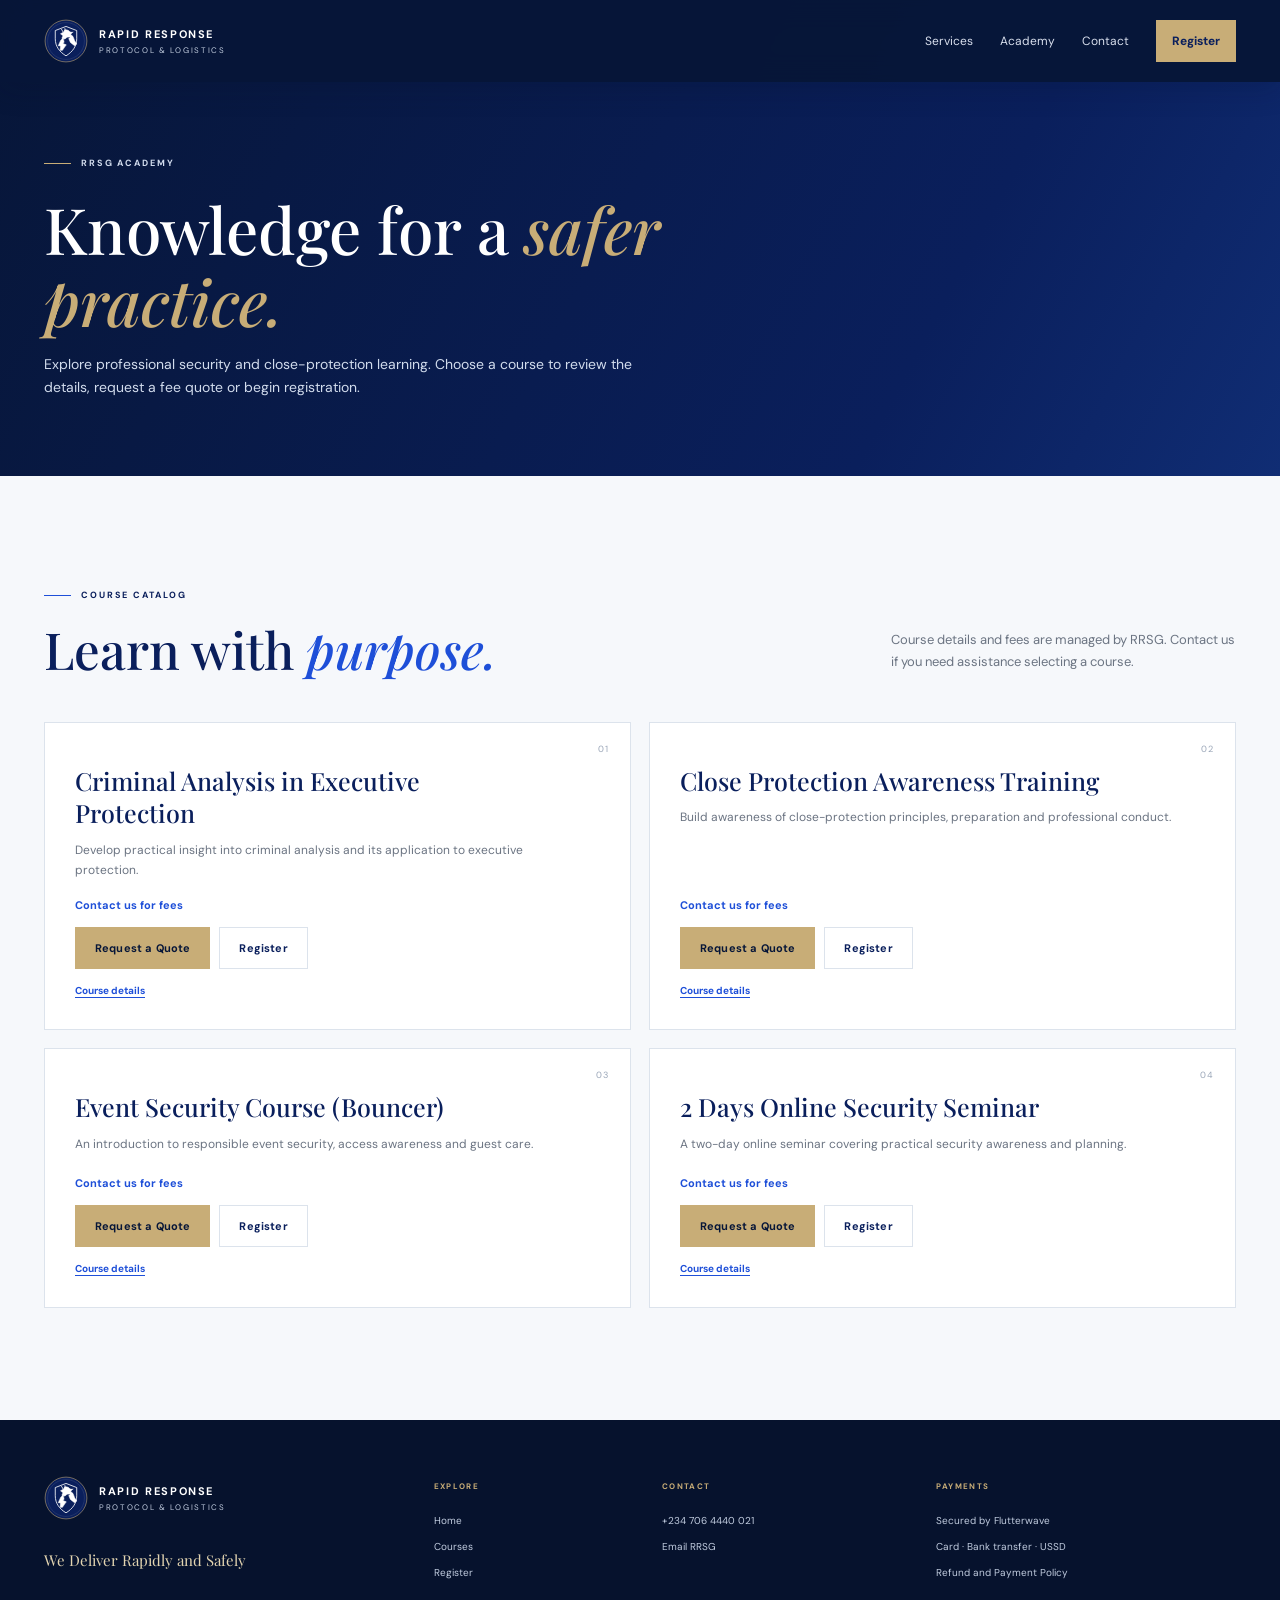
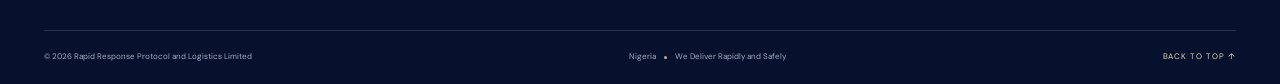
<file: academy-courses.html>
<!doctype html>
<html lang="en">
<head>
  <meta charset="utf-8">
  <meta name="viewport" content="width=device-width, initial-scale=1">
  <meta name="theme-color" content="#0a1f5c">
  <meta name="description" content="Explore security and close-protection courses from Rapid Response Protocol and Logistics Academy.">
  <title>RRSG Academy | Courses</title>
  <link rel="icon" type="image/svg+xml" href="images/logo.svg">
  <link rel="preconnect" href="https://fonts.googleapis.com">
  <link rel="preconnect" href="https://fonts.gstatic.com" crossorigin>
  <link href="https://fonts.googleapis.com/css2?family=DM+Sans:wght@400;500;600;700&family=Playfair+Display:wght@500;600;700&display=swap" rel="stylesheet">
  <link rel="stylesheet" href="css/style.css">
  <script src="js/config.js" defer></script>
  <script src="js/pricing.js" defer></script>
  <script src="js/courses.js" defer></script>
  <script src="js/payments.js" defer></script>
  <script src="js/academy.js" defer></script>
</head>
<body class="academy-page">
  <a class="skip-link" href="#main">Skip to content</a>
  <header class="site-header scrolled">
    <nav class="navbar container" aria-label="Main navigation">
      <a class="brand" href="index.html" aria-label="Rapid Response Protocol home"><img src="images/logo.svg" width="48" height="48" alt=""><span class="brand-copy"><strong>RAPID RESPONSE</strong><small>PROTOCOL &amp; LOGISTICS</small></span></a>
      <div class="nav-links academy-nav"><a href="index.html#services">Services</a><a href="academy-courses.html" aria-current="page">Academy</a><a href="index.html#contact">Contact</a><a class="nav-call" href="register.html">Register</a></div>
    </nav>
  </header>
  <main id="main">
    <section class="academy-hero">
      <div class="container">
        <p class="eyebrow"><span></span> RRSG ACADEMY</p>
        <h1>Knowledge for a <em>safer practice.</em></h1>
        <p>Explore professional security and close-protection learning. Choose a course to review the details, request a fee quote or begin registration.</p>
      </div>
    </section>
    <section class="section academy-section">
      <div class="container">
        <div class="section-heading"><div><p class="eyebrow eyebrow-blue"><span></span> COURSE CATALOG</p><h2>Learn with <em>purpose.</em></h2></div><p>Course details and fees are managed by RRSG. Contact us if you need assistance selecting a course.</p></div>
        <div class="course-grid" id="course-grid" aria-live="polite"></div>
      </div>
    </section>
  </main>
  <footer class="site-footer">
    <div class="container footer-main">
      <div class="footer-brand"><a class="brand" href="index.html"><img src="images/logo.svg" width="48" height="48" alt=""><span class="brand-copy"><strong>RAPID RESPONSE</strong><small>PROTOCOL &amp; LOGISTICS</small></span></a><p>We Deliver Rapidly and Safely</p></div>
      <div class="footer-column"><h2>EXPLORE</h2><a href="index.html">Home</a><a href="academy-courses.html">Courses</a><a href="register.html">Register</a></div>
      <div class="footer-column"><h2>CONTACT</h2><a href="tel:+2347064440021">+234 706 4440 021</a><a href="mailto:info@rapidresponseprotocol.com">Email RRSG</a></div>
      <div class="footer-column"><h2>PAYMENTS</h2><span>Secured by Flutterwave</span><span>Card · Bank transfer · USSD</span><a href="payment-policy.html">Refund and Payment Policy</a></div>
    </div>
    <div class="container footer-bottom"><span>© 2026 Rapid Response Protocol and Logistics Limited</span><span>Nigeria <i></i> We Deliver Rapidly and Safely</span><a href="#main">BACK TO TOP ↑</a></div>
  </footer>
  <dialog class="payment-dialog course-detail-dialog" id="course-detail" aria-labelledby="detail-title">
    <div class="payment-dialog-panel">
      <button class="payment-close" type="button" aria-label="Close course details">×</button>
      <p class="payment-eyebrow">RRSG ACADEMY · COURSE OVERVIEW</p>
      <h2 id="detail-title" data-course-title></h2>
      <p data-course-description></p>
      <p class="item-price" data-item-price></p>
      <div class="course-actions"><button class="button button-gold" type="button" data-pay-item>Request a Quote</button><a class="button button-outline course-register" data-course-register>Register</a></div>
    </div>
  </dialog>
</body>
</html>
</file>
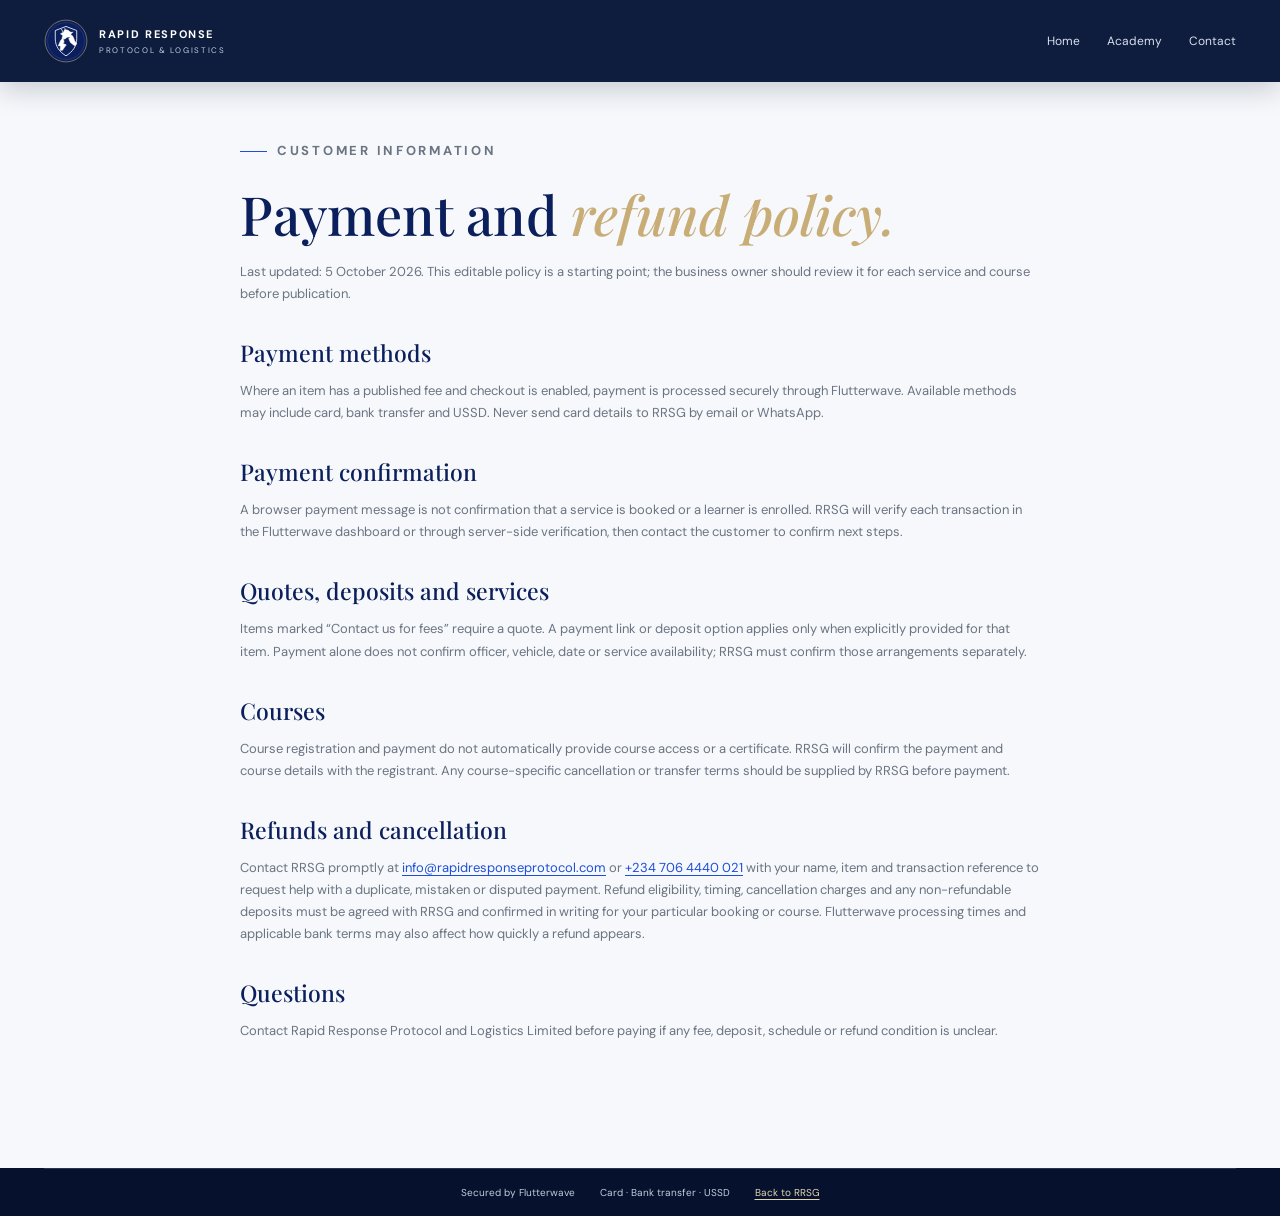
<file: payment-policy.html>
<!doctype html>
<html lang="en">
<head>
  <meta charset="utf-8">
  <meta name="viewport" content="width=device-width, initial-scale=1">
  <meta name="theme-color" content="#0a1f5c">
  <meta name="description" content="Payment and refund policy for Rapid Response Protocol and Logistics Limited.">
  <title>Payment and Refund Policy | RRSG</title>
  <link rel="icon" type="image/svg+xml" href="images/logo.svg">
  <link rel="preconnect" href="https://fonts.googleapis.com">
  <link rel="preconnect" href="https://fonts.gstatic.com" crossorigin>
  <link href="https://fonts.googleapis.com/css2?family=DM+Sans:wght@400;500;600;700&family=Playfair+Display:wght@500;600;700&display=swap" rel="stylesheet">
  <link rel="stylesheet" href="css/style.css">
</head>
<body class="academy-page">
  <header class="site-header scrolled"><nav class="navbar container" aria-label="Main navigation"><a class="brand" href="index.html"><img src="images/logo.svg" width="48" height="48" alt=""><span class="brand-copy"><strong>RAPID RESPONSE</strong><small>PROTOCOL &amp; LOGISTICS</small></span></a><div class="nav-links academy-nav"><a href="index.html">Home</a><a href="academy-courses.html">Academy</a><a href="index.html#contact">Contact</a></div></nav></header>
  <main id="main" class="section policy-main">
    <div class="container policy-copy">
      <p class="eyebrow eyebrow-blue"><span></span> CUSTOMER INFORMATION</p>
      <h1>Payment and <em>refund policy.</em></h1>
      <p>Last updated: 5 October 2026. This editable policy is a starting point; the business owner should review it for each service and course before publication.</p>
      <h2>Payment methods</h2>
      <p>Where an item has a published fee and checkout is enabled, payment is processed securely through Flutterwave. Available methods may include card, bank transfer and USSD. Never send card details to RRSG by email or WhatsApp.</p>
      <h2>Payment confirmation</h2>
      <p>A browser payment message is not confirmation that a service is booked or a learner is enrolled. RRSG will verify each transaction in the Flutterwave dashboard or through server-side verification, then contact the customer to confirm next steps.</p>
      <h2>Quotes, deposits and services</h2>
      <p>Items marked “Contact us for fees” require a quote. A payment link or deposit option applies only when explicitly provided for that item. Payment alone does not confirm officer, vehicle, date or service availability; RRSG must confirm those arrangements separately.</p>
      <h2>Courses</h2>
      <p>Course registration and payment do not automatically provide course access or a certificate. RRSG will confirm the payment and course details with the registrant. Any course-specific cancellation or transfer terms should be supplied by RRSG before payment.</p>
      <h2>Refunds and cancellation</h2>
      <p>Contact RRSG promptly at <a href="mailto:info@rapidresponseprotocol.com">info@rapidresponseprotocol.com</a> or <a href="tel:+2347064440021">+234 706 4440 021</a> with your name, item and transaction reference to request help with a duplicate, mistaken or disputed payment. Refund eligibility, timing, cancellation charges and any non-refundable deposits must be agreed with RRSG and confirmed in writing for your particular booking or course. Flutterwave processing times and applicable bank terms may also affect how quickly a refund appears.</p>
      <h2>Questions</h2>
      <p>Contact Rapid Response Protocol and Logistics Limited before paying if any fee, deposit, schedule or refund condition is unclear.</p>
    </div>
  </main>
  <footer class="site-footer"><div class="container payment-footer"><span>Secured by Flutterwave</span><span>Card · Bank transfer · USSD</span><a href="index.html">Back to RRSG</a></div></footer>
</body>
</html>
</file>
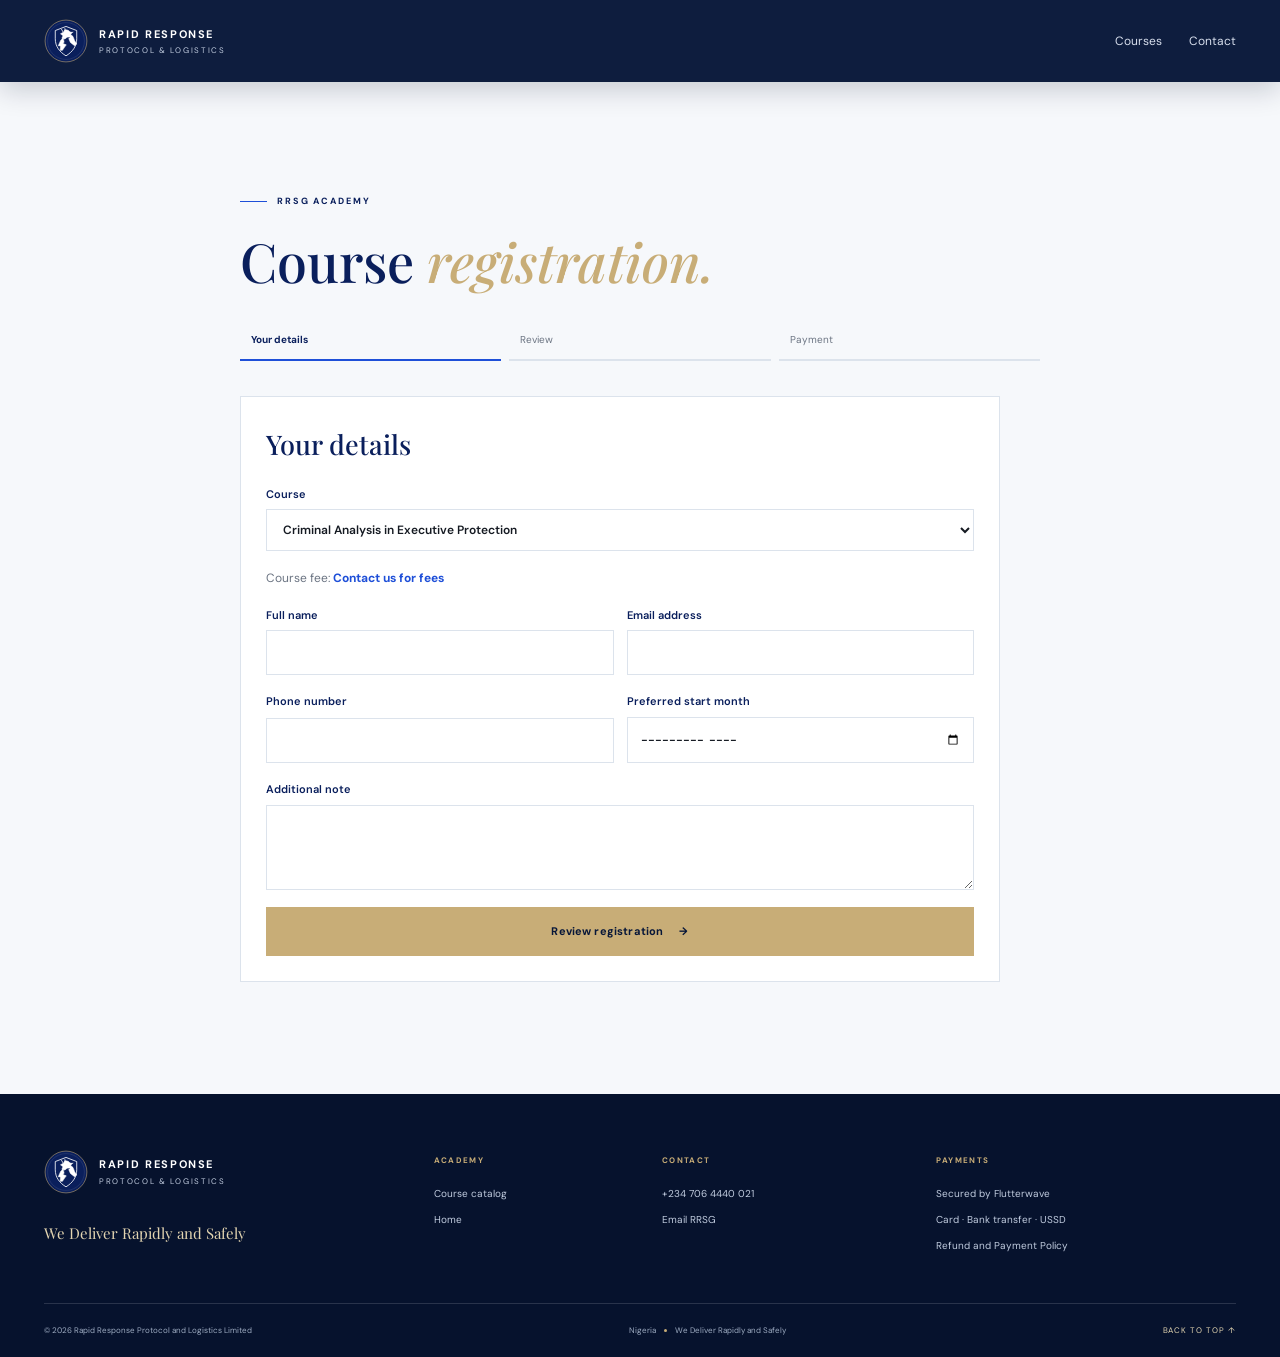
<file: register.html>
<!doctype html>
<html lang="en">
<head>
  <meta charset="utf-8">
  <meta name="viewport" content="width=device-width, initial-scale=1">
  <meta name="theme-color" content="#0a1f5c">
  <meta name="description" content="Register for a Rapid Response Protocol and Logistics Academy course.">
  <title>Course Registration | RRSG Academy</title>
  <link rel="icon" type="image/svg+xml" href="images/logo.svg">
  <link rel="preconnect" href="https://fonts.googleapis.com">
  <link rel="preconnect" href="https://fonts.gstatic.com" crossorigin>
  <link href="https://fonts.googleapis.com/css2?family=DM+Sans:wght@400;500;600;700&family=Playfair+Display:wght@500;600;700&display=swap" rel="stylesheet">
  <link rel="stylesheet" href="css/style.css">
  <script src="js/config.js" defer></script>
  <script src="js/pricing.js" defer></script>
  <script src="js/courses.js" defer></script>
  <script src="js/payments.js" defer></script>
  <script src="js/register.js" defer></script>
</head>
<body class="academy-page">
  <a class="skip-link" href="#main">Skip to content</a>
  <header class="site-header scrolled">
    <nav class="navbar container" aria-label="Main navigation">
      <a class="brand" href="index.html"><img src="images/logo.svg" width="48" height="48" alt=""><span class="brand-copy"><strong>RAPID RESPONSE</strong><small>PROTOCOL &amp; LOGISTICS</small></span></a>
      <div class="nav-links academy-nav"><a href="academy-courses.html">Courses</a><a href="index.html#contact">Contact</a></div>
    </nav>
  </header>
  <main id="main" class="register-main">
    <section class="section register-section">
      <div class="container register-container">
        <p class="eyebrow eyebrow-blue"><span></span> RRSG ACADEMY</p>
        <h1>Course <em>registration.</em></h1>
        <ol class="registration-steps" aria-label="Registration steps"><li data-step-indicator="1" aria-current="step">Your details</li><li data-step-indicator="2">Review</li><li data-step-indicator="3">Payment</li></ol>
        <form id="registration-form" class="registration-form">
          <section class="registration-step" data-step="1" aria-labelledby="details-heading">
            <h2 id="details-heading">Your details</h2>
            <label>Course<select name="course" id="registration-course" required></select></label>
            <p class="registration-fee">Course fee: <strong data-registration-fee>Contact us for fees</strong></p>
            <div class="form-row"><label>Full name<input name="name" autocomplete="name" required minlength="2" maxlength="100"></label><label>Email address<input name="email" type="email" autocomplete="email" required maxlength="150"></label></div>
            <div class="form-row"><label>Phone number<input name="phone" type="tel" autocomplete="tel" required pattern="\+?[0-9 ]{7,}" maxlength="30"></label><label>Preferred start month<input name="startMonth" type="month"></label></div>
            <label>Additional note<textarea name="note" rows="3" maxlength="500"></textarea></label>
            <button class="button button-gold" type="button" data-next>Review registration <span aria-hidden="true">→</span></button>
          </section>
          <section class="registration-step" data-step="2" aria-labelledby="review-heading" hidden>
            <h2 id="review-heading">Review</h2>
            <dl class="registration-review">
              <dt>Course</dt><dd data-review="course"></dd><dt>Fee</dt><dd data-review="fee"></dd>
              <dt>Name</dt><dd data-review="name"></dd><dt>Email</dt><dd data-review="email"></dd>
              <dt>Phone</dt><dd data-review="phone"></dd><dt>Preferred start month</dt><dd data-review="startMonth"></dd>
              <dt>Additional note</dt><dd data-review="note"></dd>
            </dl>
            <div class="registration-actions"><button class="button button-outline" type="button" data-back>Back</button><button class="button button-gold" type="button" data-next>Continue to payment <span aria-hidden="true">→</span></button></div>
          </section>
          <section class="registration-step" data-step="3" aria-labelledby="payment-heading" hidden>
            <h2 id="payment-heading">Payment</h2>
            <p data-payment-summary></p>
            <p class="payment-notice">Payment does not automatically grant course access. RRSG will confirm the transaction before providing course details.</p>
            <p class="registration-status" role="status" aria-live="polite"></p>
            <div class="registration-actions"><button class="button button-outline" type="button" data-back>Back to review</button><button class="button button-gold" type="button" data-registration-pay>Pay now</button><button class="button button-navy" type="button" data-pay-later>Pay later</button></div>
          </section>
        </form>
      </div>
    </section>
  </main>
  <footer class="site-footer"><div class="container footer-main"><div class="footer-brand"><a class="brand" href="index.html"><img src="images/logo.svg" width="48" height="48" alt=""><span class="brand-copy"><strong>RAPID RESPONSE</strong><small>PROTOCOL &amp; LOGISTICS</small></span></a><p>We Deliver Rapidly and Safely</p></div><div class="footer-column"><h2>ACADEMY</h2><a href="academy-courses.html">Course catalog</a><a href="index.html">Home</a></div><div class="footer-column"><h2>CONTACT</h2><a href="tel:+2347064440021">+234 706 4440 021</a><a href="mailto:info@rapidresponseprotocol.com">Email RRSG</a></div><div class="footer-column"><h2>PAYMENTS</h2><span>Secured by Flutterwave</span><span>Card · Bank transfer · USSD</span><a href="payment-policy.html">Refund and Payment Policy</a></div></div><div class="container footer-bottom"><span>© 2026 Rapid Response Protocol and Logistics Limited</span><span>Nigeria <i></i> We Deliver Rapidly and Safely</span><a href="#main">BACK TO TOP ↑</a></div></footer>
</body>
</html>
</file>
<file: css/style.css>
@import url('https://fonts.googleapis.com/css2?family=DM+Sans:wght@400;500;600;700&family=Playfair+Display:wght@500;600;700&display=swap');

:root {
  --navy: #0a1f5c;
  --navy-deep: #071638;
  --blue: #1e4fd8;
  --electric: #3b82f6;
  --contact-background: linear-gradient(120deg, #0a1f5c, #071638 74%);
  --gold: #c8ad77;
  --ink: #151a22;
  --muted: #6b7482;
  --paper: #f6f8fb;
  --line: #dce3ec;
  --white: #fff;
  --serif: 'Playfair Display', Georgia, serif;
  --sans: 'DM Sans', sans-serif;
  --container: 1192px;
}

*, *::before, *::after { box-sizing: border-box; }
html { scroll-behavior: smooth; scroll-padding-top: 82px; }
body { margin: 0; color: var(--ink); background: var(--white); font-family: var(--sans); font-size: 15px; line-height: 1.7; -webkit-font-smoothing: antialiased; }
body.menu-open { overflow: hidden; }
img { display: block; max-width: 100%; }
a { color: inherit; text-decoration: none; }
button, input, textarea, select { font: inherit; }
button, a { -webkit-tap-highlight-color: transparent; }
button:focus-visible, a:focus-visible, input:focus-visible, textarea:focus-visible, select:focus-visible { outline: 3px solid var(--electric); outline-offset: 3px; }
.container { width: min(var(--container), calc(100% - 64px)); margin-inline: auto; }
.skip-link { position: fixed; top: 8px; left: 8px; z-index: 1000; padding: 10px 16px; transform: translateY(-150%); background: white; color: var(--navy); }
.skip-link:focus { transform: none; }

.site-header { position: fixed; z-index: 20; inset: 0 0 auto; color: white; transition: background .25s, box-shadow .25s; }
.site-header.scrolled { background: rgba(7, 22, 56, .97); box-shadow: 0 8px 26px #06122a30; backdrop-filter: blur(14px); }
.navbar { height: 82px; display: flex; align-items: center; justify-content: space-between; }
.brand { display: inline-flex; align-items: center; gap: 11px; flex-shrink: 0; }
.brand img { width: 44px; height: 44px; }
.brand-copy { display: grid; line-height: 1.3; letter-spacing: .11em; }
.brand-copy strong { font-size: 11px; font-weight: 700; }
.brand-copy small { margin-top: 4px; color: #c1ccdf; font-size: 8px; letter-spacing: .21em; }
.nav-links { display: flex; gap: clamp(16px, 2.1vw, 30px); align-items: center; }
.nav-links > a:not(.nav-call) { color: #d8dfed; font-size: 12px; transition: color .2s; }
.nav-links > a:not(.nav-call):hover { color: white; }
.nav-call { display: inline-flex; align-items: center; gap: 7px; padding: 11px 16px; color: var(--navy); background: var(--gold); font-size: 12px; font-weight: 700; transition: background .2s; }
.nav-call:hover { background: #e1cca2; }
.nav-call span { font-size: 15px; }
.menu-toggle { display: none; }

.hero { position: relative; min-height: 710px; height: min(820px, 100svh); overflow: hidden; color: white; background: linear-gradient(118deg, #071638 0%, #0a1f5c 62%, #102d74 100%); }
.hero::before { position: absolute; inset: 0; content: ''; opacity: .25; background-image: linear-gradient(90deg, #ffffff08 1px, transparent 1px), linear-gradient(#ffffff08 1px, transparent 1px); background-size: 80px 80px; mask-image: linear-gradient(90deg, black, transparent 85%); }
.hero-backdrop { position: absolute; inset: 0; background: radial-gradient(ellipse at 70% 47%, #3b82f629, transparent 42%), linear-gradient(90deg, #071638 0%, transparent 75%); }
.hero-grid { position: relative; display: grid; grid-template-columns: .94fr 1.06fr; align-items: center; gap: 4.5%; min-height: 100%; padding-top: 82px; }
.hero-copy { z-index: 2; padding: 24px 0 44px; }
.eyebrow { display: flex; align-items: center; gap: 10px; margin: 0 0 22px; color: #d2dced; font-size: 9px; font-weight: 700; letter-spacing: .21em; }
.eyebrow > span { display: inline-block; width: 27px; height: 1px; background: var(--gold); }
.eyebrow-blue { color: var(--navy); }
.eyebrow-blue > span { background: var(--blue); }
h1, h2, h3, p { margin-top: 0; }
h1, h2 { font-family: var(--serif); font-weight: 500; letter-spacing: 0; }
.hero h1 { max-width: 620px; margin-bottom: 22px; font-size: clamp(48px, 6vw, 79px); line-height: 1.04; }
.hero h1 em, h2 em { color: var(--gold); font-weight: 500; }
.hero-intro { max-width: 435px; margin-bottom: 31px; color: #d2dced; font-size: 15px; line-height: 1.8; }
.hero-actions { display: flex; flex-wrap: wrap; gap: 12px; }
.button { display: inline-flex; min-height: 49px; align-items: center; justify-content: center; gap: 16px; padding: 0 19px; border: 1px solid transparent; font-size: 11px; font-weight: 700; letter-spacing: .015em; transition: transform .2s, background .2s, border .2s; }
.button:hover { transform: translateY(-2px); }
.button-gold { color: var(--navy-deep); background: var(--gold); }
.button-gold:hover { background: #e1cca2; }
.button-outline { border-color: #ffffff61; color: white; }
.button-outline:hover { border-color: white; background: #ffffff13; }
.hero-proof { display: flex; align-items: center; gap: 14px; margin-top: 44px; color: #aebbd2; font-size: 10px; line-height: 1.7; }
.hero-proof p { margin: 0; }
.hero-proof strong { color: white; font-weight: 500; }
.proof-rule { width: 34px; height: 1px; background: var(--gold); }
.hero-visual { position: relative; height: min(550px, 66vh); min-height: 420px; margin-top: 22px; }
.hero-photo { position: absolute; overflow: hidden; background: #111d35; box-shadow: 0 22px 65px #020b1d59; }
.hero-photo::after { position: absolute; inset: 0; content: ''; background: linear-gradient(0deg, #0716383d, transparent 50%); }
.hero-photo img { width: 100%; height: 100%; object-fit: cover; filter: saturate(.75); }
.hero-person { top: 0; right: 4%; width: 66%; height: 78%; border: 1px solid #d2dced42; }
.hero-person img { object-position: center 30%; }
.hero-vehicle { right: 0; bottom: 0; width: 64%; height: 39%; border: 5px solid #0a1f5c; }
.hero-vehicle img { object-position: center 54%; }
.hero-stamp { position: absolute; z-index: 1; bottom: 15%; left: 0; display: flex; width: 108px; height: 108px; flex-direction: column; align-items: center; justify-content: center; border: 1px solid #c8ad77a6; border-radius: 50%; color: white; background: #0a1f5c; box-shadow: 0 10px 30px #07163880; }
.hero-stamp span { font-family: var(--serif); font-size: 29px; line-height: 1; }
.hero-stamp small { margin-top: 7px; color: #d9c899; font-size: 7px; letter-spacing: .17em; line-height: 1.5; text-align: center; }
.hero-caption { position: absolute; right: 0; bottom: -24px; display: flex; align-items: center; gap: 8px; color: #c1ccdf; font-size: 8px; letter-spacing: .15em; }
.caption-dot { width: 6px; height: 6px; border-radius: 50%; background: var(--gold); box-shadow: 0 0 12px var(--gold); }
.hero-index { position: absolute; right: 26px; bottom: 30px; display: flex; align-items: center; gap: 9px; color: #aebbd2; font-size: 8px; letter-spacing: .12em; writing-mode: vertical-rl; }
.hero-index span:first-child { color: var(--gold); font-family: var(--serif); font-size: 15px; }
.hero-index i { width: 1px; height: 38px; background: #c8ad77a6; }

.trust-strip { background: var(--navy); color: white; }
.trust-items { min-height: 75px; display: flex; align-items: center; justify-content: space-between; gap: 18px; }
.trust-items span { color: #e1e7f1; font-family: var(--serif); font-size: 16px; }
.trust-items i { width: 4px; height: 4px; border-radius: 50%; background: var(--gold); }
.section { padding: 112px 0; }
.about-grid { display: grid; grid-template-columns: .82fr 1fr; gap: 11%; align-items: center; }
.about-side { align-self: stretch; }
.side-note { margin: 0 0 24px 36px; color: var(--navy); font-family: var(--serif); font-size: 25px; line-height: 1.3; }
.side-note em { color: var(--blue); }
.about-photo { position: relative; height: 360px; margin-left: 36px; }
.about-photo::before { position: absolute; z-index: 1; top: -10px; left: -10px; width: 60%; height: 60%; border-top: 1px solid var(--gold); border-left: 1px solid var(--gold); content: ''; }
.about-photo img { width: 100%; height: 100%; object-fit: cover; filter: saturate(.74); }
.photo-label { position: absolute; right: -18px; bottom: 22px; padding: 11px 14px; color: white; background: var(--navy); font-size: 8px; letter-spacing: .13em; }
.section-index { margin-bottom: 25px; color: var(--blue); font-size: 9px; font-weight: 700; letter-spacing: .18em; }
.section-index span { margin-left: 10px; color: var(--muted); }
.about-copy h2, .section-heading h2, .why-intro h2, .testimonial-label h2 { margin-bottom: 22px; color: var(--navy); font-size: clamp(34px, 4.1vw, 51px); line-height: 1.16; }
.about-copy h2 em, .section-heading h2 em, .why-intro h2 em, .testimonial-label h2 em { color: var(--blue); }
.about-copy > p:not(.section-index) { max-width: 590px; margin-bottom: 15px; color: var(--muted); font-size: 13px; line-height: 1.9; }
.motto-card { display: flex; align-items: center; gap: 15px; margin-top: 28px; padding: 15px 18px; border-left: 2px solid var(--gold); background: var(--paper); }
.motto-mark { color: var(--gold); font-family: var(--serif); font-size: 40px; line-height: 1; }
.motto-card div { display: grid; }
.motto-card small { color: var(--muted); font-size: 8px; letter-spacing: .16em; }
.motto-card strong { color: var(--navy); font-family: var(--serif); font-size: 17px; font-weight: 500; }
.about-stats { display: grid; grid-template-columns: repeat(3, 1fr); margin-top: 30px; border-top: 1px solid var(--line); }
.about-stats div { display: grid; gap: 2px; padding-top: 15px; }
.about-stats strong { color: var(--navy); font-family: var(--serif); font-size: 27px; font-weight: 500; }
.about-stats span { color: var(--muted); font-size: 10px; }

.services-section { background: var(--paper); }
.section-heading { display: flex; align-items: end; justify-content: space-between; gap: 36px; margin-bottom: 43px; }
.section-heading .eyebrow { margin-bottom: 16px; }
.section-heading h2 { margin: 0; }
.section-heading > p { max-width: 345px; margin: 0 0 6px; color: var(--muted); font-size: 13px; }
.services-grid { display: grid; grid-template-columns: repeat(4, 1fr); border-top: 1px solid var(--line); border-left: 1px solid var(--line); }
.service-card { position: relative; min-height: 248px; padding: 27px 25px; border-right: 1px solid var(--line); border-bottom: 1px solid var(--line); background: #ffffff9c; transition: background .25s, transform .25s, box-shadow .25s; }
.service-card:hover { z-index: 1; transform: translateY(-4px); background: white; box-shadow: 0 15px 34px #0a1f5c12; }
.service-number { position: absolute; top: 23px; right: 22px; color: #9aa6b8; font-size: 9px; letter-spacing: .1em; }
.service-icon { display: grid; width: 38px; height: 38px; place-items: center; margin-bottom: 19px; border: 1px solid #1e4fd83b; color: var(--blue); font-size: 19px; }
.service-card h3 { max-width: 205px; margin-bottom: 9px; color: var(--navy); font-family: var(--serif); font-size: 19px; font-weight: 500; line-height: 1.35; }
.service-card p { max-width: 235px; margin-bottom: 19px; color: var(--muted); font-size: 11px; line-height: 1.75; }
.service-card > a { position: absolute; right: 23px; bottom: 22px; color: var(--blue); font-size: 17px; }
.service-card-wide { grid-column: span 2; overflow: hidden; }
.service-card-wide h3, .service-card-wide p { position: relative; z-index: 1; max-width: 350px; }
.wide-decoration { position: absolute; right: 16px; bottom: -55px; color: #0a1f5c07; font-family: var(--serif); font-size: 180px; line-height: 1; }

.seasonal { position: relative; overflow: hidden; min-height: 474px; color: white; background: var(--navy-deep); }
.seasonal::before { position: absolute; inset: 0; content: ''; background: linear-gradient(90deg, #071638 8%, #071638ed 44%, #07163859 100%); }
.season-photo { position: absolute; inset: 0 0 0 43%; background: url('https://images.unsplash.com/photo-1519608487953-e999c86e7455?auto=format&fit=crop&w=1800&q=85') center 52% / cover no-repeat; opacity: .65; }
.seasonal-inner { position: relative; padding-top: 76px; padding-bottom: 76px; }
.seasonal h2 { margin-bottom: 15px; font-size: clamp(39px, 5vw, 58px); line-height: 1.12; }
.seasonal h2 em { color: var(--gold); }
.seasonal-inner > p:not(.eyebrow) { max-width: 435px; margin-bottom: 23px; color: #d1d9e8; font-size: 13px; }
.season-edition { position: absolute; right: 0; bottom: 44px; color: #ffffffaa; font-size: 8px; letter-spacing: .19em; }

.fleet-section { background: white; }
.fleet-grid { display: grid; grid-template-columns: repeat(3, 1fr); gap: 18px; }
.fleet-card { min-width: 0; padding: 0; overflow: hidden; border: 0; background: white; color: inherit; text-align: left; cursor: zoom-in; }
.fleet-image { position: relative; display: block; height: 255px; overflow: hidden; background: #e6eaf0; }
.fleet-image::after { position: absolute; inset: 0; content: ''; background: linear-gradient(0deg, #07163845, transparent 56%); }
.fleet-image img { width: 100%; height: 100%; object-fit: cover; transition: transform .55s; filter: saturate(.73); }
.fleet-card:hover .fleet-image img { transform: scale(1.045); }
.fleet-expand { position: absolute; z-index: 1; right: 14px; bottom: 13px; display: grid; width: 35px; height: 35px; place-items: center; border: 1px solid #ffffff8a; color: white; background: #07163839; font-size: 16px; }
.fleet-info { display: flex; align-items: center; justify-content: space-between; padding: 17px 2px 4px; border-bottom: 1px solid var(--line); }
.fleet-info > span:first-child { display: grid; gap: 3px; }
.fleet-info small { color: var(--blue); font-size: 8px; font-weight: 700; letter-spacing: .14em; }
.fleet-info strong { color: var(--navy); font-family: var(--serif); font-size: 18px; font-weight: 500; }
.fleet-arrow { color: var(--blue); font-size: 16px; }
.fleet-note { margin: 20px 0 0; color: var(--muted); font-size: 10px; }

.why-section { color: white; background: linear-gradient(125deg, #071638, #0a1f5c 73%, #102d74); }
.why-grid { display: grid; grid-template-columns: .8fr 1fr; gap: 10%; }
.why-intro h2 { color: white; font-size: clamp(35px, 4vw, 48px); }
.why-intro h2 em { color: var(--gold); }
.why-intro > p:not(.eyebrow) { max-width: 375px; color: #c2cde0; font-size: 12px; line-height: 1.9; }
.text-link { display: inline-flex; gap: 17px; align-items: center; margin-top: 11px; color: #edddba; font-size: 11px; }
.text-link span { font-size: 16px; transition: transform .2s; }
.text-link:hover span { transform: translate(3px, -3px); }
.why-image { height: 170px; margin-top: 34px; overflow: hidden; border: 1px solid #ffffff30; }
.why-image img { width: 100%; height: 100%; object-fit: cover; opacity: .76; filter: saturate(.55); }
.why-list { border-top: 1px solid #ffffff38; }
.why-item { display: grid; grid-template-columns: 34px 1fr 20px; gap: 14px; align-items: start; padding: 17px 0; border-bottom: 1px solid #ffffff38; }
.why-item > span { padding-top: 4px; color: var(--gold); font-size: 9px; letter-spacing: .12em; }
.why-item h3 { margin: 0 0 3px; color: white; font-family: var(--serif); font-size: 18px; font-weight: 500; }
.why-item p { margin: 0; color: #c2cde0; font-size: 10px; line-height: 1.7; }
.why-item b { color: #d9c899; font-size: 13px; font-weight: 400; }

.process-section { padding: 100px 0; background: #f3f6fb; }
.process-section .section-heading { margin-bottom: 44px; }
.process-grid { display: grid; grid-template-columns: repeat(4, 1fr); }
.process-step { position: relative; padding-right: 28px; }
.process-step > span { color: var(--blue); font-family: var(--serif); font-size: 26px; }
.process-line { position: absolute; top: 19px; left: 40px; right: 0; height: 1px; background: #c8d2e0; }
.process-step:last-child .process-line { display: none; }
.process-step h3 { margin: 14px 0 5px; color: var(--navy); font-family: var(--serif); font-size: 20px; font-weight: 500; }
.process-step p { max-width: 205px; margin: 0; color: var(--muted); font-size: 11px; }

.testimonial-section { padding: 100px 0; background: white; }
.testimonial-wrap { display: grid; grid-template-columns: .75fr 1fr; gap: 10%; align-items: center; }
.testimonial-label h2 { font-size: clamp(34px, 4vw, 46px); }
.testimonial-label h2 em { color: var(--blue); }
.testimonial-label > p:not(.eyebrow) { max-width: 330px; color: var(--muted); font-size: 12px; }
.slider-controls { display: flex; align-items: center; gap: 15px; margin-top: 27px; }
.slider-controls button { display: grid; width: 34px; height: 34px; place-items: center; border: 1px solid var(--line); color: var(--navy); background: white; }
.slider-controls button:disabled { opacity: .45; }
.slider-count { color: var(--muted); font-size: 9px; letter-spacing: .09em; }
.slider-count b { color: var(--blue); }
.quote-panel { position: relative; min-height: 300px; margin: 0; padding: 39px 42px; overflow: hidden; border: 1px solid var(--line); background: var(--paper); }
.quote-mark { color: var(--gold); font-family: var(--serif); font-size: 66px; line-height: .9; }
.quote-panel blockquote { position: relative; z-index: 1; max-width: 490px; margin: 8px 0 27px; color: var(--navy); font-family: var(--serif); font-size: 23px; line-height: 1.5; }
.quote-panel figcaption { display: flex; align-items: center; gap: 11px; }
.quote-avatar { display: grid; width: 36px; height: 36px; place-items: center; border-radius: 50%; color: white; background: var(--navy); font-family: var(--serif); font-size: 12px; }
.quote-panel figcaption > span:last-child { display: grid; }
.quote-panel figcaption strong { color: var(--navy); font-size: 10px; }
.quote-panel figcaption small { color: var(--muted); font-size: 7px; letter-spacing: .11em; }
.quote-lines { position: absolute; right: 0; bottom: 0; color: #0a1f5c08; font-family: var(--serif); font-size: 72px; font-weight: 700; line-height: .9; text-align: right; }

.form-row { display: grid; grid-template-columns: 1fr 1fr; gap: 13px; }
.quote-section { position: relative; border-top: 1px solid #ffffff15; color: white; background: var(--contact-background); }
.quote-section .section-heading h2 { color: white; }
.quote-section .section-heading h2 em { color: #bcd4ff; }
.quote-section .section-heading > p { color: #d2dced; }
.quote-section .eyebrow-blue { color: #d2dced; }
.quote-section .eyebrow-blue > span { background: var(--gold); }
.quote-content { display: grid; gap: 26px; }
.quote-section .quote-form label { color: #e0e8f5; }
.quote-section .quote-form input,
.quote-section .quote-form select,
.quote-section .quote-form textarea { border-color: #91acd8; border-radius: 0; color: white; background: #071638a6; }
.quote-section .quote-form input::placeholder,
.quote-section .quote-form textarea::placeholder { color: #c0cde1; opacity: 1; }
.quote-section .quote-form select:invalid { color: #c0cde1; }
.quote-section .quote-form select option { color: white; background: var(--navy-deep); }
.quote-section .quote-form input[type="date"],
.quote-section .quote-form select { color-scheme: dark; }
.quote-section .quote-form input:focus,
.quote-section .quote-form select:focus,
.quote-section .quote-form textarea:focus { border-color: #bcd4ff; outline: 2px solid #bcd4ff; outline-offset: 2px; }
.quote-section .quote-form > .button { border: 1px solid white; border-radius: 0; color: var(--navy-deep); background: white; cursor: pointer; }
.quote-section .quote-form > .button:hover { border-color: #dce8ff; background: #dce8ff; }
.quote-section .quote-form [data-quote-whatsapp] { color: #d6e4ff; }
.quote-section .form-status { color: #d0f3dc; }
.quote-contact-panel { display: grid; align-content: start; gap: 17px; width: 100%; max-width: 100%; padding: 24px; border: 1px solid #91acd8; border-radius: 0; color: white; background: #ffffff0a; backdrop-filter: blur(10px); }
.quote-contact-panel[hidden], .quote-contact-panel [hidden] { display: none; }
.quote-contact-label { margin: 0; color: #d2dced; font-size: 9px; font-weight: 700; letter-spacing: .18em; }
.quote-contact-phone { display: grid; min-width: 0; gap: 4px; }
.quote-contact-phone strong { color: white; font-family: var(--serif); font-size: clamp(1rem, 4.6vw, 1.7rem); font-weight: 500; overflow-wrap: anywhere; }
.quote-contact-phone > span { color: #d7e1f2; font-size: 11px; }
.quote-contact-whatsapp { display: inline-flex; min-height: 46px; align-items: center; gap: 10px; width: fit-content; max-width: 100%; padding: 10px 13px; border: 1px solid #bcd4ff; border-radius: 0; color: white; font-size: 11px; }
.quote-contact-whatsapp:hover { background: #ffffff16; }
.quote-contact-whatsapp svg { width: 18px; height: 18px; flex: 0 0 auto; fill: #9ce6b3; }
.quote-contact-whatsapp > span:nth-child(2) { overflow-wrap: anywhere; }
.quote-contact-whatsapp > span:last-child { color: #bcd4ff; }
.quote-contact-social { display: flex; align-items: center; flex-wrap: wrap; gap: 9px; padding-top: 4px; }
.quote-contact-social > span { margin-right: 3px; color: #d2dced; font-size: 8px; letter-spacing: .15em; }
.quote-contact-social a { display: grid; min-width: 44px; min-height: 44px; place-items: center; border: 1px solid #ffffff70; border-radius: 0; color: white; }
.quote-contact-social a:hover { background: #ffffff18; }
.quote-contact-social svg { width: 17px; height: 17px; fill: none; stroke: currentColor; stroke-width: 1.7; stroke-linecap: round; stroke-linejoin: round; }
.quote-contact-social .icon-fill { fill: currentColor; stroke: none; }
.button-navy { color: white; background: var(--blue); }
.button-navy:hover { background: #3466e9; }
.form-status { min-height: 0; margin: 0; color: #ccebd3; font-size: 11px; }
.form-status:not(:empty) { padding: 10px; border: 1px solid #9ce6b355; }

.site-footer { color: #d0d9e8; background: #06122d; }
.footer-main { display: grid; grid-template-columns: 1.5fr .8fr 1fr 1.3fr; gap: 44px; padding-top: 56px; padding-bottom: 49px; }
.footer-brand .brand { color: white; }
.footer-brand > p { margin: 19px 0 3px; color: #e3d5b1; font-family: var(--serif); font-size: 15px; }
.footer-brand > small { color: #9eacc2; font-size: 9px; }
.footer-column { display: flex; flex-direction: column; gap: 9px; align-items: flex-start; }
.footer-column h2 { margin: 4px 0 9px; color: var(--gold); font-family: var(--sans); font-size: 8px; font-weight: 700; letter-spacing: .17em; }
.footer-column a, .footer-column > span { color: #c1ccdf; font-size: 10px; transition: color .2s; }
.footer-column a:hover { color: white; }
.footer-bottom { display: flex; min-height: 54px; align-items: center; justify-content: space-between; gap: 14px; border-top: 1px solid #ffffff24; color: #9eacc2; font-size: 8px; }
.footer-bottom > span:nth-child(2) { display: flex; align-items: center; gap: 8px; }
.footer-bottom i { width: 3px; height: 3px; border-radius: 50%; background: var(--gold); }
.footer-bottom a { color: #e3d5b1; font-size: 8px; letter-spacing: .12em; }
.mobile-actions { display: none; }

.lightbox { position: fixed; width: min(900px, calc(100% - 32px)); max-width: none; max-height: 90vh; padding: 13px; border: 1px solid #ffffff35; color: white; background: #071638; box-shadow: 0 30px 100px #0009; }
.lightbox::backdrop { background: #030914d9; backdrop-filter: blur(5px); }
.lightbox img { width: 100%; max-height: calc(90vh - 65px); object-fit: contain; }
.lightbox p { margin: 10px 0 0; color: #d6deeb; font-size: 11px; }
.lightbox-close { position: absolute; z-index: 1; top: 19px; right: 19px; display: grid; width: 36px; height: 36px; place-items: center; border: 1px solid #ffffff88; color: white; background: #071638ad; font-size: 23px; cursor: pointer; }

.reveal { opacity: 0; transform: translateY(18px); transition: opacity .65s ease, transform .65s ease; }
.reveal.is-visible { opacity: 1; transform: none; }
@media (prefers-reduced-motion: reduce) { *, *::before, *::after { scroll-behavior: auto !important; animation-duration: .01ms !important; animation-iteration-count: 1 !important; transition-duration: .01ms !important; } .reveal { opacity: 1; transform: none; } }

@media (max-width: 950px) {
  .container { width: min(var(--container), calc(100% - 48px)); }
  .navbar { height: 74px; }
  .nav-links { gap: 15px; }
  .nav-links > a:not(.nav-call) { font-size: 11px; }
  .hero { min-height: 660px; }
  .hero-grid { grid-template-columns: 1fr .9fr; gap: 3%; }
  .hero h1 { font-size: clamp(45px, 6.5vw, 66px); }
  .hero-visual { height: 465px; min-height: 0; }
  .hero-stamp { width: 86px; height: 86px; }
  .about-grid { gap: 7%; }
  .about-photo { height: 320px; }
  .services-grid { grid-template-columns: repeat(2, 1fr); }
  .service-card { min-height: 220px; }
  .why-grid { gap: 7%; }
  .footer-main { gap: 24px; }
}

@media (max-width: 700px) {
  html { scroll-padding-top: 68px; }
  .container { width: calc(100% - 40px); }
  .site-header { background: rgba(7, 22, 56, .93); }
  .navbar { height: 68px; }
  .brand img { width: 40px; height: 40px; }
  .brand-copy strong { font-size: 10px; }
  .brand-copy small { font-size: 7px; }
  .menu-toggle { position: relative; z-index: 2; display: flex; width: 42px; height: 42px; flex-direction: column; align-items: center; justify-content: center; gap: 6px; border: 1px solid #ffffff51; background: transparent; }
  .menu-toggle span { width: 17px; height: 1px; background: white; transition: transform .2s; }
  .menu-toggle[aria-expanded="true"] span:first-child { transform: translateY(3.5px) rotate(45deg); }
  .menu-toggle[aria-expanded="true"] span:last-child { transform: translateY(-3.5px) rotate(-45deg); }
  .nav-links { position: fixed; inset: 68px 0 0; display: flex; visibility: hidden; flex-direction: column; align-items: stretch; gap: 0; padding: 18px 20px 100px; background: #071638; opacity: 0; transform: translateY(-8px); transition: opacity .2s, transform .2s, visibility .2s; }
  .nav-links.open { visibility: visible; opacity: 1; transform: none; }
  .nav-links > a:not(.nav-call) { padding: 14px 3px; border-bottom: 1px solid #ffffff21; color: white; font-family: var(--serif); font-size: 20px; }
  .nav-call { justify-content: center; margin-top: 20px; padding: 13px; }
  .hero { min-height: 850px; height: auto; }
  .hero-grid { grid-template-columns: 1fr; gap: 4px; padding-top: 109px; padding-bottom: 82px; }
  .hero-copy { padding: 15px 0 0; }
  .eyebrow { margin-bottom: 17px; font-size: 8px; }
  .hero h1 { max-width: 490px; margin-bottom: 17px; font-size: clamp(45px, 11.5vw, 64px); }
  .hero-intro { max-width: 410px; margin-bottom: 22px; font-size: 13px; }
  .hero-actions { gap: 9px; }
  .button { min-height: 46px; padding-inline: 14px; font-size: 10px; }
  .hero-proof { display: none; }
  .hero-visual { width: min(100%, 490px); height: 330px; min-height: 0; margin: 20px auto 0; }
  .hero-person { right: 7%; width: 68%; height: 75%; }
  .hero-vehicle { width: 66%; height: 41%; }
  .hero-stamp { bottom: 13%; left: 2%; width: 74px; height: 74px; }
  .hero-stamp span { font-size: 22px; }
  .hero-stamp small { font-size: 6px; }
  .hero-caption { right: 0; bottom: -20px; font-size: 7px; }
  .hero-index { right: 12px; bottom: 18px; }
  .trust-items { min-height: 90px; display: grid; grid-template-columns: 1fr 1fr; justify-items: center; gap: 10px 5px; padding-top: 13px; padding-bottom: 13px; }
  .trust-items span { font-size: 14px; }
  .trust-items i { display: none; }
  .section { padding: 75px 0; }
  .about-grid { grid-template-columns: 1fr; gap: 39px; }
  .side-note { margin-left: 25px; font-size: 22px; }
  .about-photo { width: 86%; height: 260px; margin-left: 25px; }
  .photo-label { right: -25px; bottom: 16px; font-size: 7px; }
  .section-index { margin-bottom: 18px; }
  .about-copy h2, .section-heading h2, .why-intro h2, .testimonial-label h2 { font-size: 37px; }
  .about-copy > p:not(.section-index) { font-size: 12px; }
  .about-stats strong { font-size: 24px; }
  .about-stats span { font-size: 9px; }
  .services-section { padding-top: 73px; }
  .section-heading { display: block; margin-bottom: 30px; }
  .section-heading > p { margin-top: 16px; font-size: 12px; }
  .services-grid { grid-template-columns: 1fr; }
  .service-card { min-height: 199px; padding: 23px; }
  .service-card-wide { grid-column: auto; }
  .service-card p { max-width: 90%; }
  .seasonal { min-height: 475px; }
  .season-photo { inset: 0; opacity: .38; background-position: 58% center; }
  .seasonal::before { background: linear-gradient(90deg, #071638eF, #0716389e); }
  .seasonal-inner { padding-top: 69px; padding-bottom: 75px; }
  .seasonal h2 { font-size: 43px; }
  .seasonal-inner > p:not(.eyebrow) { max-width: 390px; font-size: 12px; }
  .season-edition { right: auto; bottom: 31px; font-size: 7px; }
  .fleet-grid { grid-template-columns: 1fr; gap: 24px; }
  .fleet-image { height: 245px; }
  .fleet-note { line-height: 1.7; }
  .why-grid { grid-template-columns: 1fr; gap: 39px; }
  .why-intro > p:not(.eyebrow) { font-size: 12px; }
  .why-image { height: 170px; }
  .why-item { grid-template-columns: 28px 1fr 18px; gap: 10px; padding: 15px 0; }
  .why-item h3 { font-size: 17px; }
  .why-item p { font-size: 10px; }
  .process-section { padding: 75px 0; }
  .process-section .section-heading { margin-bottom: 30px; }
  .process-grid { grid-template-columns: 1fr 1fr; row-gap: 28px; }
  .process-step { min-height: 130px; padding-right: 16px; }
  .process-step:nth-child(2) .process-line { display: none; }
  .process-line { right: 10px; }
  .process-step h3 { margin-top: 10px; }
  .process-step p { font-size: 10px; }
  .testimonial-section { padding: 75px 0; }
  .testimonial-wrap { grid-template-columns: 1fr; gap: 29px; }
  .testimonial-label h2 { max-width: 400px; }
  .quote-panel { min-height: 280px; padding: 27px 23px; }
  .quote-panel blockquote { font-size: 20px; }
  .quote-lines { font-size: 55px; }
  .form-row { grid-template-columns: 1fr; gap: 13px; }
  .site-footer { padding-bottom: 53px; }
  .footer-main { grid-template-columns: 1fr 1fr; gap: 31px 18px; padding-top: 40px; padding-bottom: 32px; }
  .footer-brand { grid-column: 1 / -1; }
  .footer-contact { grid-column: 1 / -1; }
  .footer-bottom { align-items: flex-start; flex-wrap: wrap; padding-top: 15px; padding-bottom: 15px; }
  .footer-bottom > span:nth-child(2) { order: 2; width: 100%; }
  .footer-bottom a { margin-left: auto; }
  .mobile-actions { position: fixed; z-index: 18; right: 15px; bottom: 14px; display: flex; gap: 9px; }
  .mobile-actions a { display: grid; width: 47px; height: 47px; place-items: center; border: 1px solid #ffffff80; border-radius: 50%; color: white; background: var(--blue); box-shadow: 0 6px 20px #06122d5c; font-size: 19px; }
  .mobile-actions a:first-child { background: var(--navy); }
}

@media (max-width: 380px) {
  .container { width: calc(100% - 32px); }
  .brand { gap: 8px; }
  .brand img { width: 36px; height: 36px; }
  .brand-copy strong { font-size: 9px; }
  .hero h1 { font-size: 43px; }
  .hero-actions { flex-direction: column; align-items: flex-start; }
  .hero-actions .button { min-width: 207px; justify-content: space-between; }
  .hero-visual { height: 295px; }
  .trust-items span { font-size: 13px; }
}

.service-card { min-height: 286px; }
.service-card-wide { min-height: 260px; }
.item-price { margin: -9px 0 12px; color: var(--blue); font-size: 11px; font-weight: 700; }
.service-pay { min-height: 36px; padding: 0 12px; font-size: 9px; cursor: pointer; }
.service-card > a { z-index: 2; }

.quote-form, .registration-form { display: grid; gap: 18px; max-width: 760px; }
.quote-form label, .registration-form label, .payment-form > label { display: grid; gap: 6px; color: var(--navy); font-size: 11px; font-weight: 600; }
.quote-form input, .quote-form select, .quote-form textarea,
.registration-form input, .registration-form select, .registration-form textarea,
.payment-form input, .payment-form textarea { width: 100%; min-width: 0; padding: 11px 12px; border: 1px solid var(--line); border-radius: 0; color: var(--ink); background: white; font-size: 12px; }
.quote-form input:focus, .quote-form select:focus, .quote-form textarea:focus,
.registration-form input:focus, .registration-form select:focus, .registration-form textarea:focus,
.payment-form input:focus, .payment-form textarea:focus { border-color: var(--blue); outline: 1px solid var(--blue); }
.quote-form textarea, .registration-form textarea, .payment-form textarea { resize: vertical; }
.quote-form [data-quote-whatsapp] { color: var(--blue); font-size: 11px; font-weight: 700; }
.quote-form [data-quote-whatsapp][hidden] { display: none; }
.payment-footer { display: flex; align-items: center; justify-content: center; flex-wrap: wrap; gap: 14px 25px; padding-top: 15px; padding-bottom: 15px; border-top: 1px solid #ffffff24; color: #c1ccdf; font-size: 10px; }
.payment-footer a { color: #e3d5b1; text-decoration: underline; text-underline-offset: 3px; }

.payment-dialog { width: min(480px, calc(100% - 28px)); max-width: none; max-height: min(90vh, 820px); padding: 0; overflow: auto; border: 1px solid #ffffff35; color: var(--ink); background: white; box-shadow: 0 30px 100px #0009; }
.payment-dialog::backdrop { background: #030914d9; backdrop-filter: blur(5px); }
.payment-dialog-panel { position: relative; padding: 30px; }
.payment-close { position: absolute; top: 13px; right: 13px; display: grid; width: 36px; height: 36px; place-items: center; border: 1px solid var(--line); color: var(--navy); background: white; font-size: 23px; cursor: pointer; }
.payment-eyebrow { margin: 0 35px 12px 0; color: var(--blue); font-size: 8px; font-weight: 700; letter-spacing: .17em; }
.payment-dialog h2 { margin: 0 38px 8px 0; color: var(--navy); font-size: 27px; }
.payment-description { color: var(--muted); font-size: 12px; }
.payment-form { display: grid; gap: 13px; }
.payment-deposit { display: grid; gap: 8px; margin: 0; padding: 12px; border: 1px solid var(--line); color: var(--navy); font-size: 11px; }
.payment-deposit legend { padding: 0 5px; font-weight: 700; }
.payment-deposit label { display: flex; align-items: center; gap: 7px; font-size: 11px; }
.payment-deposit input { width: auto; }
.payment-total { margin: 0; color: var(--navy); font-family: var(--serif); font-size: 19px; }
.payment-status { margin: 0; color: #9a3c31; font-size: 11px; }
.payment-status:empty { display: none; }
.payment-submit { width: 100%; cursor: pointer; }
.payment-submit:disabled { cursor: wait; opacity: .7; }
.payment-result { display: grid; gap: 12px; margin-top: 18px; }
.payment-result > p { margin: 0; color: var(--navy); font-size: 12px; }
.payment-reference { font-weight: 700; }
.payment-result .button { width: fit-content; min-height: 42px; border-color: var(--line); cursor: pointer; }
.payment-result .button-gold { border-color: transparent; }
.payment-dialog [hidden] { display: none !important; }
.receipt-download { color: var(--navy); }
.course-detail-dialog { width: min(560px, calc(100% - 28px)); }
.course-detail-dialog .payment-dialog-panel > p:not(.payment-eyebrow) { color: var(--muted); font-size: 13px; }

.academy-page { min-height: 100vh; background: var(--paper); }
.academy-page .site-header { background: rgba(7, 22, 56, .97); }
.academy-nav { margin-left: auto; }
.academy-hero { padding: 156px 0 76px; color: white; background: linear-gradient(118deg, #071638, #0a1f5c 72%, #102d74); }
.academy-hero h1, .register-container > h1, .policy-copy h1 { max-width: 780px; margin-bottom: 16px; font-size: clamp(40px, 6vw, 64px); line-height: 1.12; }
.academy-hero h1 em, .register-container > h1 em, .policy-copy h1 em { color: var(--gold); }
.academy-hero > .container > p:last-child { max-width: 610px; margin: 0; color: #d2dced; font-size: 14px; }
.academy-section { min-height: 60vh; }
.course-grid { display: grid; grid-template-columns: repeat(2, minmax(0, 1fr)); gap: 18px; }
.course-card { position: relative; display: flex; min-height: 260px; flex-direction: column; padding: 30px; border: 1px solid var(--line); background: white; }
.course-number { position: absolute; top: 19px; right: 21px; color: #9aa6b8; font-size: 9px; letter-spacing: .1em; }
.course-card h2 { max-width: 450px; margin: 12px 25px 10px 0; color: var(--navy); font-size: 25px; line-height: 1.3; }
.course-card > p:not(.item-price) { max-width: 500px; margin-bottom: 16px; color: var(--muted); font-size: 12px; }
.course-card .item-price { margin-top: auto; }
.course-actions { display: flex; flex-wrap: wrap; gap: 9px; }
.course-actions .button { min-height: 42px; cursor: pointer; }
.course-register { border-color: var(--line); color: var(--navy); }
.course-details { width: fit-content; margin-top: 13px; padding: 0; border: 0; color: var(--blue); background: transparent; font-size: 10px; font-weight: 700; text-decoration: underline; text-underline-offset: 3px; cursor: pointer; }

.register-main { padding-top: 82px; }
.register-container { max-width: 800px; }
.register-container > h1 { color: var(--navy); font-size: clamp(38px, 5vw, 54px); }
.registration-steps { display: grid; grid-template-columns: repeat(3, 1fr); gap: 8px; margin: 28px 0 35px; padding: 0; list-style: none; counter-reset: reg; }
.registration-steps li { padding: 11px; border-bottom: 2px solid var(--line); color: var(--muted); font-size: 10px; }
.registration-steps li[aria-current="step"] { border-color: var(--blue); color: var(--navy); font-weight: 700; }
.registration-step { display: grid; gap: 17px; padding: 25px; border: 1px solid var(--line); background: white; }
.registration-step h2 { margin: 0; color: var(--navy); font-size: 27px; }
.registration-fee { margin: 0; color: var(--muted); font-size: 12px; }
.registration-fee strong { color: var(--blue); }
.registration-review { display: grid; grid-template-columns: minmax(120px, .4fr) 1fr; gap: 9px 18px; margin: 0; font-size: 12px; }
.registration-review dt { color: var(--muted); }
.registration-review dd { margin: 0; color: var(--navy); overflow-wrap: anywhere; }
.registration-actions { display: flex; flex-wrap: wrap; gap: 9px; }
.registration-actions button { min-height: 43px; cursor: pointer; }
.payment-notice { margin: 0; padding: 12px; border-left: 2px solid var(--gold); color: var(--muted); background: var(--paper); font-size: 11px; }
.registration-status { margin: 0; color: var(--navy); font-size: 11px; }
.registration-status a { color: var(--blue); }
.registration-step[hidden] { display: none; }

.policy-main { min-height: 75vh; padding-top: 140px; }
.policy-copy { max-width: 800px; }
.policy-copy h1 { color: var(--navy); font-size: clamp(38px, 5vw, 54px); }
.policy-copy h2 { margin: 28px 0 8px; color: var(--navy); font-size: 23px; }
.policy-copy p { color: var(--muted); font-size: 13px; }
.policy-copy a { color: var(--blue); text-decoration: underline; text-underline-offset: 3px; }

@media (min-width: 1025px) {
  .quote-content { grid-template-columns: minmax(0, 2fr) minmax(0, 1fr); gap: clamp(28px, 4vw, 52px); align-items: start; }
}

@media (max-width: 700px) {
  .service-card { min-height: 270px; }
  .service-card-wide { min-height: 270px; }
  .quote-form, .registration-form { gap: 14px; }
  .payment-dialog-panel { padding: 25px 19px; }
  .academy-hero { padding: 125px 0 54px; }
  .academy-hero h1 { font-size: 42px; }
  .course-grid { grid-template-columns: 1fr; }
  .course-card { min-height: 250px; padding: 23px; }
  .course-card h2 { font-size: 22px; }
  .registration-step { padding: 20px 16px; }
  .registration-review { grid-template-columns: 1fr; gap: 2px; }
  .registration-review dd { margin-bottom: 8px; }
  .registration-steps li { padding-inline: 5px; font-size: 9px; }
  .payment-footer { align-items: flex-start; flex-direction: column; gap: 7px; }
  .policy-main { padding-top: 110px; }
}
</file>
